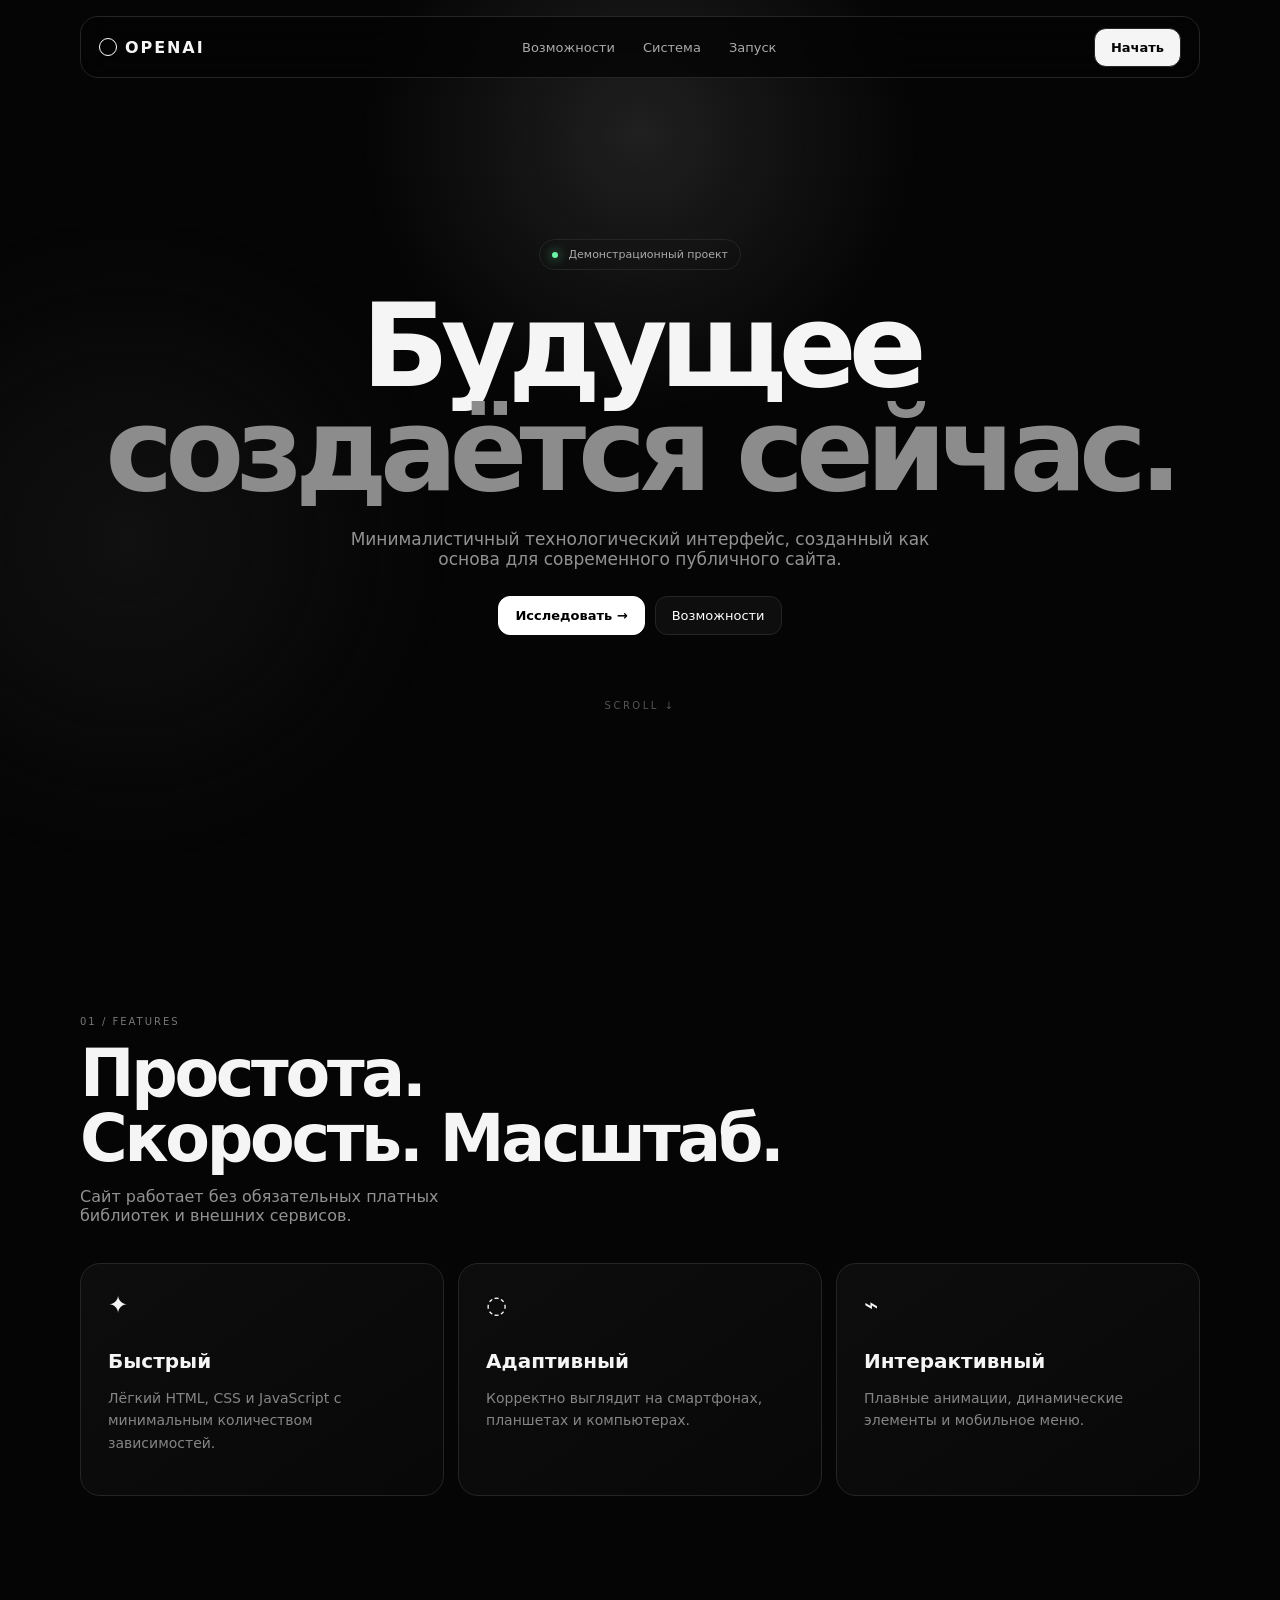
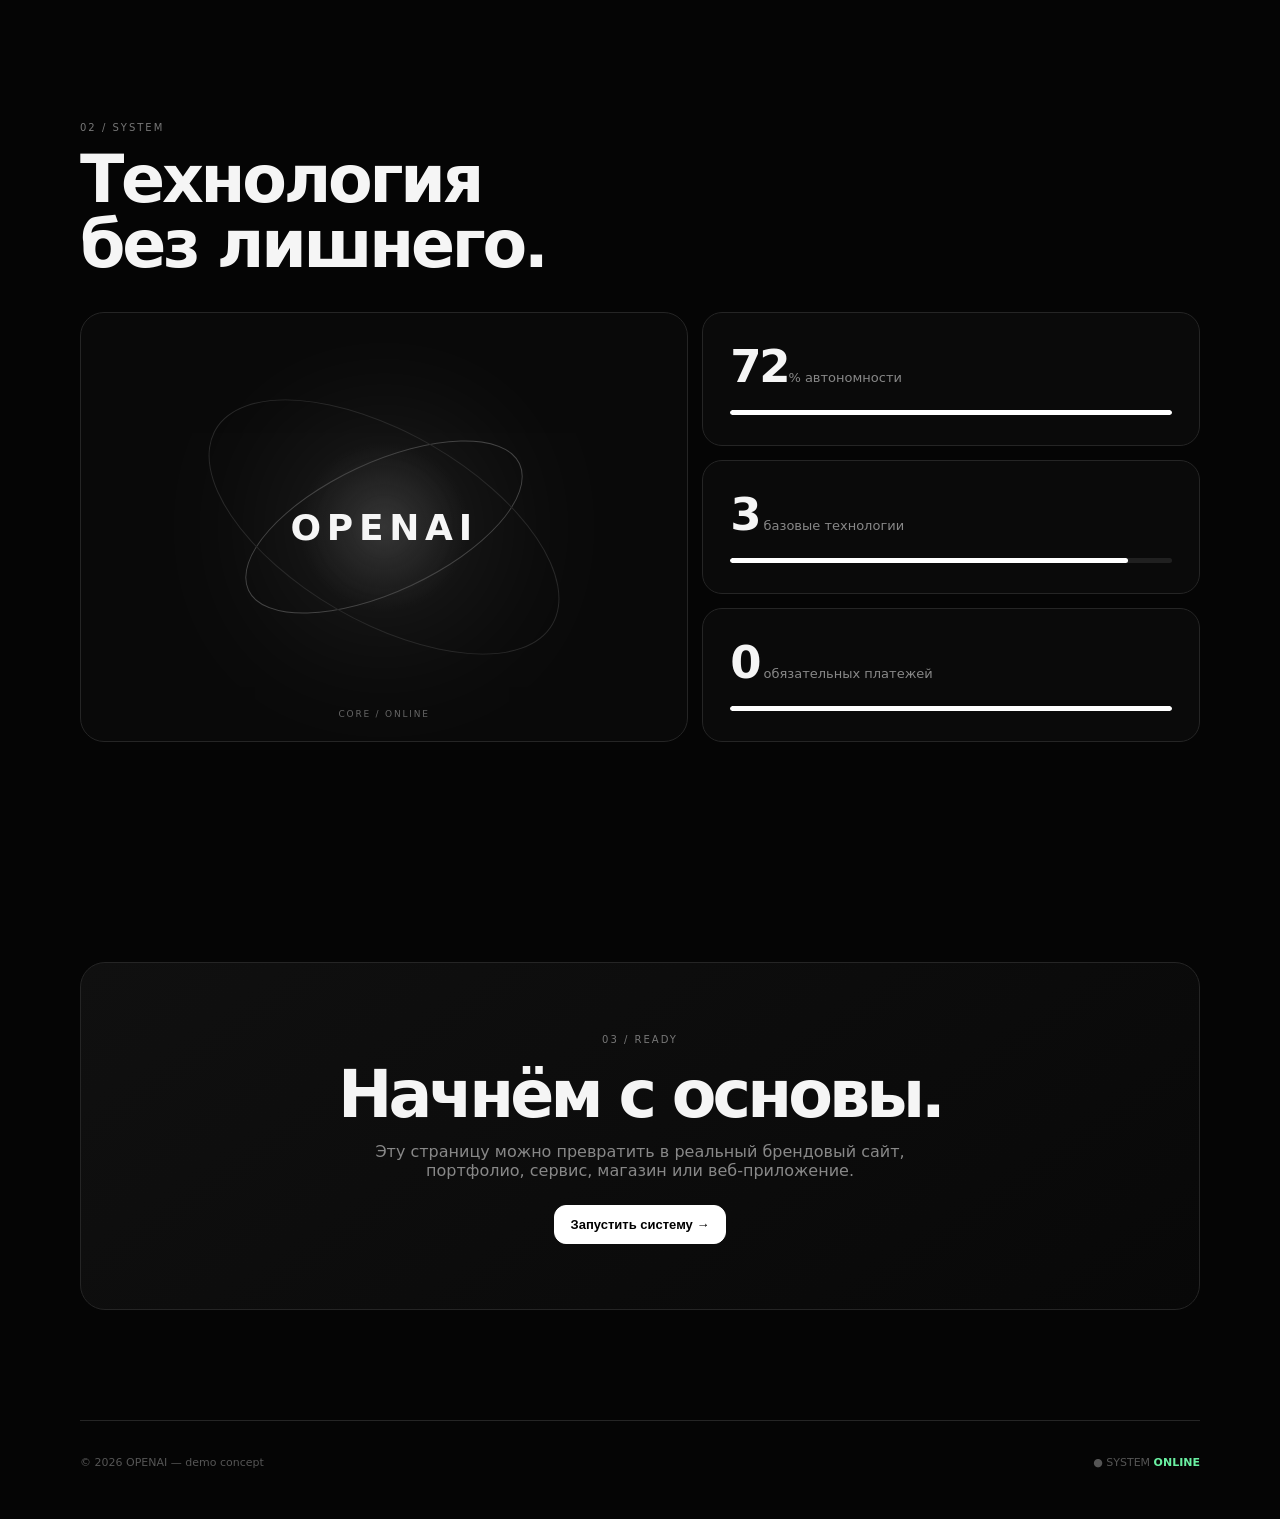
<file: index.html>
<!doctype html>
<html lang="ru">
<head>
<meta charset="utf-8">
<meta name="viewport" content="width=device-width,initial-scale=1">
<meta name="description" content="OPENAI — демонстрационная современная веб-страница.">
<meta name="theme-color" content="#050505">
<title>OPENAI — Future, built simply</title>
<link rel="stylesheet" href="style.css">
</head>
<body>
<header class="nav">
  <a class="brand" href="#"><span class="mark"></span>OPENAI</a>
  <nav>
    <a href="#features">Возможности</a>
    <a href="#system">Система</a>
    <a href="#start">Запуск</a>
  </nav>
  <a class="navBtn" href="#start">Начать</a>
  <button class="menu" aria-label="Меню">☰</button>
</header>

<main>
<section class="hero">
  <div class="badge"><i></i> Демонстрационный проект</div>
  <h1>Будущее<br><span>создаётся сейчас.</span></h1>
  <p>Минималистичный технологический интерфейс, созданный как основа для современного публичного сайта.</p>
  <div class="actions">
    <a class="btn primary" href="#start">Исследовать →</a>
    <a class="btn" href="#features">Возможности</a>
  </div>
  <div class="hint">SCROLL ↓</div>
</section>

<section id="features" class="section">
  <div class="heading"><small>01 / FEATURES</small><h2>Простота.<br>Скорость. Масштаб.</h2><p>Сайт работает без обязательных платных библиотек и внешних сервисов.</p></div>
  <div class="cards">
    <article><div class="ico">✦</div><h3>Быстрый</h3><p>Лёгкий HTML, CSS и JavaScript с минимальным количеством зависимостей.</p></article>
    <article><div class="ico">◌</div><h3>Адаптивный</h3><p>Корректно выглядит на смартфонах, планшетах и компьютерах.</p></article>
    <article><div class="ico">⌁</div><h3>Интерактивный</h3><p>Плавные анимации, динамические элементы и мобильное меню.</p></article>
  </div>
</section>

<section id="system" class="section">
  <div class="heading"><small>02 / SYSTEM</small><h2>Технология<br>без лишнего.</h2></div>
  <div class="dashboard">
    <div class="visual"><div class="glow"></div><div class="ring r1"></div><div class="ring r2"></div><strong>OPENAI</strong><small>CORE / ONLINE</small></div>
    <div class="stats">
      <div><b data-target="100">0</b><span>% автономности</span><em><i style="width:100%"></i></em></div>
      <div><b data-target="3">0</b><span> базовые технологии</span><em><i style="width:90%"></i></em></div>
      <div><b data-target="0">0</b><span> обязательных платежей</span><em><i style="width:100%"></i></em></div>
    </div>
  </div>
</section>

<section id="start" class="section">
  <div class="cta">
    <small>03 / READY</small>
    <h2>Начнём с основы.</h2>
    <p>Эту страницу можно превратить в реальный брендовый сайт, портфолио, сервис, магазин или веб-приложение.</p>
    <button class="btn primary" id="launch">Запустить систему →</button>
  </div>
</section>
</main>

<footer><span>© 2026 OPENAI — demo concept</span><span>● SYSTEM <b>ONLINE</b></span></footer>
<div id="toast">Система успешно запущена.</div>
<script src="script.js"></script>
</body>
</html>
</file>
<file: style.css>
:root{--bg:#050505;--panel:#0c0c0d;--text:#f5f5f5;--muted:#929292;--line:#252525;--accent:#fff}
*{box-sizing:border-box}html{scroll-behavior:smooth}body{margin:0;background:var(--bg);color:var(--text);font-family:Inter,system-ui,-apple-system,Segoe UI,sans-serif;overflow-x:hidden}body:before{content:"";position:fixed;inset:0;z-index:-1;background:radial-gradient(circle at 50% 15%,#202020 0,transparent 28%),radial-gradient(circle at 10% 60%,#111 0,transparent 25%)}a{color:inherit;text-decoration:none}.nav{position:fixed;z-index:20;top:16px;left:50%;transform:translateX(-50%);width:min(1120px,calc(100% - 28px));height:62px;border:1px solid var(--line);border-radius:18px;background:rgba(5,5,5,.78);backdrop-filter:blur(18px);display:flex;align-items:center;justify-content:space-between;padding:0 18px}.brand{font-weight:800;letter-spacing:.12em}.mark{display:inline-block;width:18px;height:18px;border:1px solid white;border-radius:50%;margin-right:8px;vertical-align:-3px}.nav nav{display:flex;gap:28px;color:#aaa;font-size:13px}.nav nav a:hover{color:#fff}.navBtn,.btn{padding:11px 16px;border:1px solid var(--line);border-radius:12px;font-size:13px;background:#0e0e0e}.navBtn{background:#f5f5f5;color:#050505;font-weight:700}.menu{display:none;background:none;color:white;border:0;font-size:23px}.hero{min-height:100vh;display:flex;flex-direction:column;align-items:center;justify-content:center;text-align:center;padding:120px 20px 70px}.badge{border:1px solid var(--line);padding:8px 12px;border-radius:999px;color:#aaa;font-size:11px;margin-bottom:25px}.badge i{display:inline-block;width:6px;height:6px;background:#69f3a5;border-radius:50%;margin-right:7px;box-shadow:0 0 12px #69f3a5}.hero h1{font-size:clamp(55px,10vw,115px);line-height:.9;letter-spacing:-.07em;margin:0;font-weight:850}.hero h1 span{color:#8c8c8c}.hero p{max-width:620px;color:var(--muted);font-size:17px;margin:27px 0}.actions{display:flex;gap:10px}.btn{cursor:pointer;color:white}.primary{background:white;color:black;border-color:white;font-weight:700}.btn:hover,.navBtn:hover{transform:translateY(-2px)}.hint{margin-top:65px;color:#555;font-size:10px;letter-spacing:.25em}.section{width:min(1120px,calc(100% - 40px));margin:auto;padding:110px 0}.heading small,.cta small{font-size:10px;letter-spacing:.2em;color:#777}.heading h2{font-size:clamp(35px,6vw,65px);line-height:1;letter-spacing:-.05em;margin:12px 0}.heading p{color:var(--muted);max-width:430px}.cards{display:grid;grid-template-columns:repeat(3,1fr);gap:14px;margin-top:38px}.cards article{border:1px solid var(--line);background:linear-gradient(145deg,#0d0d0e,#080808);border-radius:20px;padding:27px;min-height:220px;transition:.3s}.cards article:hover{transform:translateY(-5px);border-color:#444}.ico{font-size:24px;margin-bottom:30px}.cards h3{font-size:20px;margin:0 0 9px}.cards p{color:#858585;font-size:14px;line-height:1.6}.dashboard{display:grid;grid-template-columns:1.1fr .9fr;gap:14px;margin-top:35px}.visual{height:430px;border:1px solid var(--line);border-radius:24px;background:radial-gradient(circle,#272727,transparent 23%),#090909;display:flex;align-items:center;justify-content:center;position:relative;overflow:hidden}.visual strong{font-size:36px;letter-spacing:.16em}.visual small{position:absolute;bottom:22px;color:#666;letter-spacing:.2em;font-size:9px}.glow{position:absolute;width:180px;height:180px;border-radius:50%;background:#fff;filter:blur(80px);opacity:.13}.ring{position:absolute;border:1px solid #444;border-radius:50%}.r1{width:300px;height:130px;transform:rotate(-25deg)}.r2{width:390px;height:190px;transform:rotate(30deg);border-color:#292929}.stats{display:grid;gap:14px}.stats>div{border:1px solid var(--line);border-radius:20px;padding:27px;background:#0a0a0a}.stats b{font-size:45px;letter-spacing:-.05em}.stats span{color:#888;font-size:13px}.stats em{display:block;height:5px;background:#202020;margin-top:17px;border-radius:8px;overflow:hidden}.stats i{display:block;height:100%;background:#fff;border-radius:8px}.cta{text-align:center;border:1px solid var(--line);border-radius:25px;padding:65px 25px;background:linear-gradient(145deg,#101010,#080808)}.cta h2{font-size:clamp(38px,6vw,65px);letter-spacing:-.06em;margin:10px 0}.cta p{color:#888;max-width:600px;margin:0 auto 25px}footer{width:min(1120px,calc(100% - 40px));margin:auto;padding:35px 0 50px;border-top:1px solid var(--line);color:#555;font-size:11px;display:flex;justify-content:space-between}footer b{color:#6af0a2}#toast{position:fixed;bottom:25px;left:50%;transform:translate(-50%,20px);opacity:0;background:#fff;color:#000;padding:12px 17px;border-radius:12px;font-size:12px;transition:.3s;z-index:50}#toast.show{opacity:1;transform:translate(-50%,0)}@media(max-width:760px){.nav nav,.navBtn{display:none}.menu{display:block}.nav.open nav{display:flex;position:absolute;top:68px;left:0;right:0;background:#090909;border:1px solid var(--line);border-radius:15px;padding:18px;flex-direction:column;gap:16px}.cards,.dashboard{grid-template-columns:1fr}.visual{height:330px}.section{padding:80px 0}footer{display:block}footer span{display:block;margin:6px 0}}
</file>
